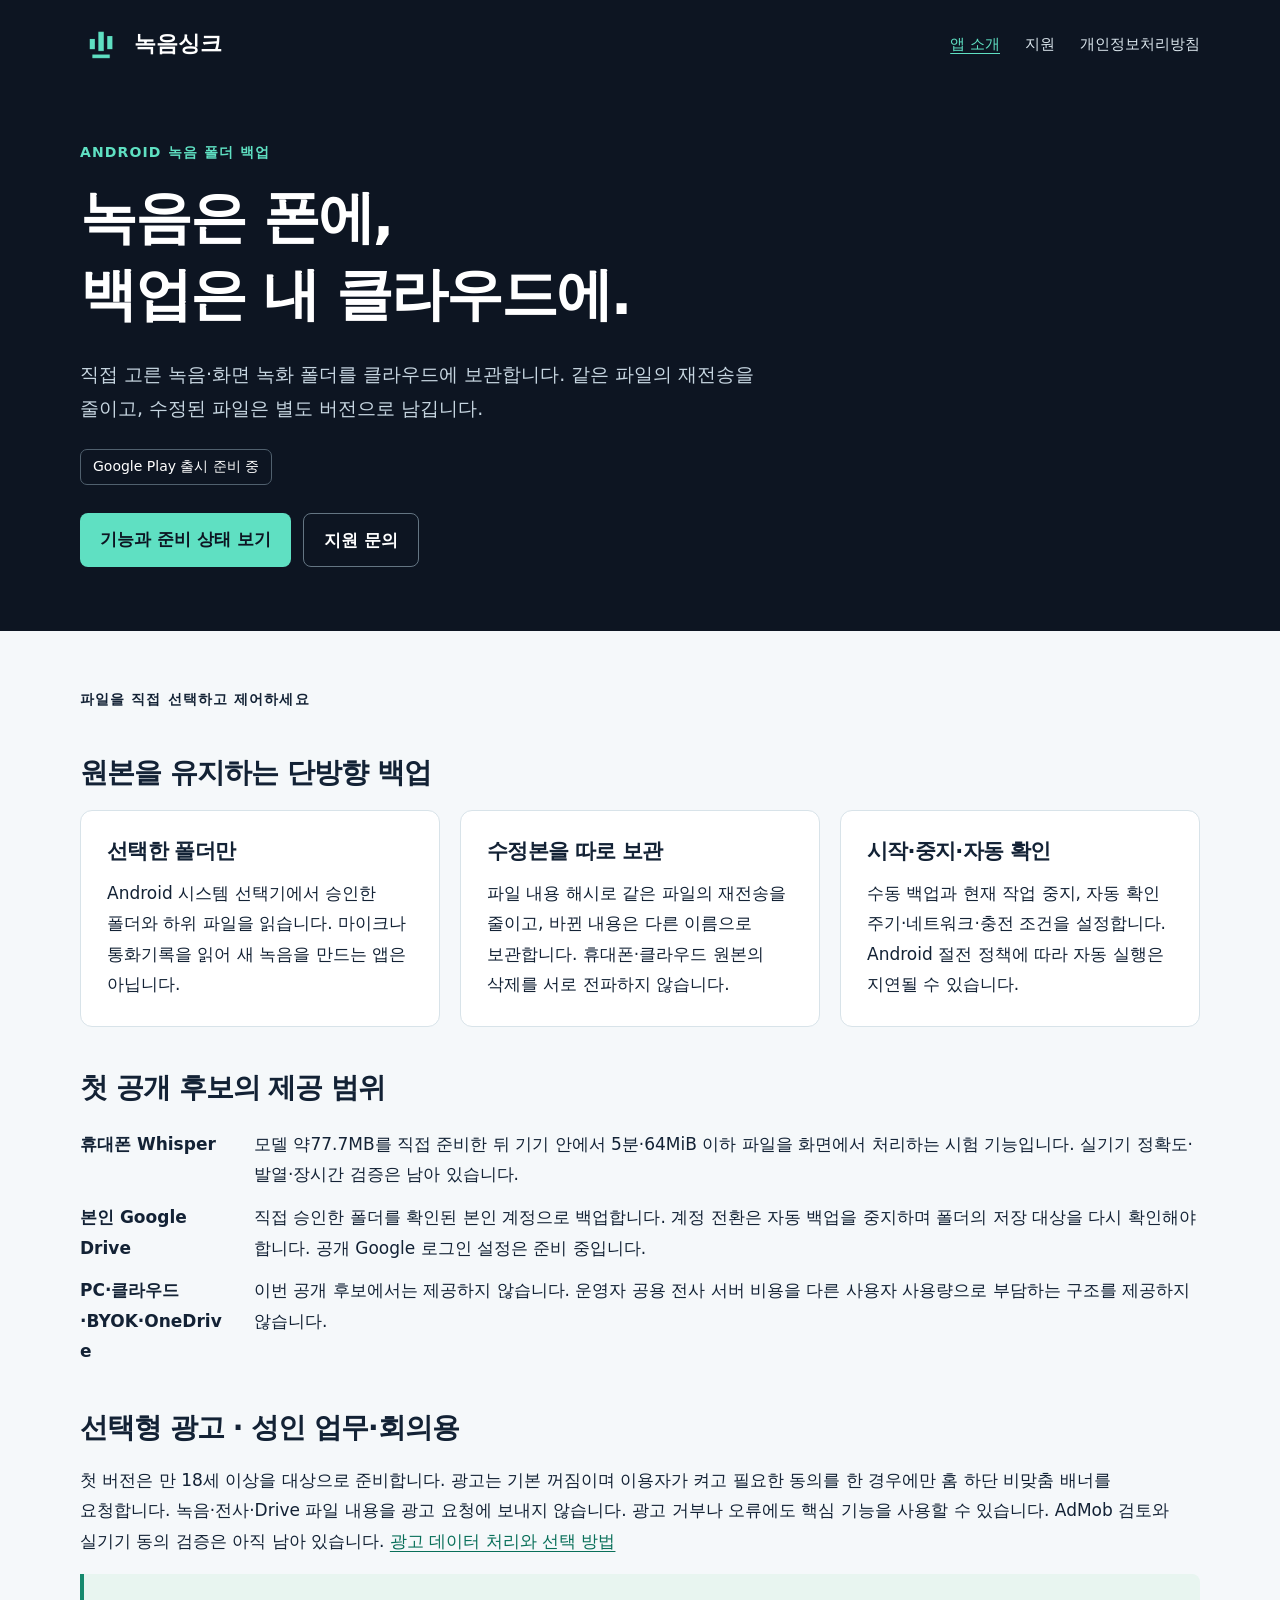
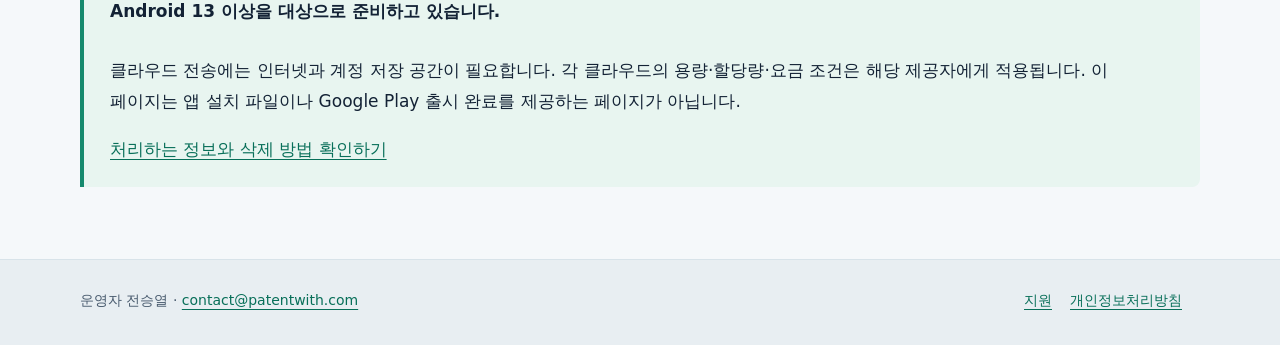
<file: index.html>
<!doctype html>
<!-- 녹음싱크의 실제 기능과 출시 준비 상태를 안내하는 공개 소개 페이지다. -->
<html lang="ko"><head><meta charset="utf-8"><meta name="viewport" content="width=device-width,initial-scale=1"><meta name="description" content="녹음싱크는 직접 선택한 Android 녹음 폴더를 내 클라우드에 단방향 백업하는 앱입니다. 현재 출시 준비 중입니다."><title>녹음싱크 — 녹음은 폰에, 백업은 내 클라우드에</title><link rel="canonical" href="https://delightflow.github.io/recording-sync/"><link rel="icon" href="assets/icon.png"><link rel="stylesheet" href="assets/styles.css"></head>
<body><a class="skip" href="#content">본문으로 건너뛰기</a><header><div class="wrap"><a class="brand" href="./"><img src="assets/icon.png" alt="" width="42" height="42">녹음싱크</a><nav aria-label="주 메뉴"><a href="./" aria-current="page">앱 소개</a><a href="support/">지원</a><a href="privacy/">개인정보처리방침</a></nav></div></header>
<section class="hero"><div class="wrap"><div class="eyebrow">ANDROID 녹음 폴더 백업</div><h1>녹음은 폰에,<br>백업은 내 클라우드에.</h1><p>직접 고른 녹음·화면 녹화 폴더를 클라우드에 보관합니다. 같은 파일의 재전송을 줄이고, 수정된 파일은 별도 버전으로 남깁니다.</p><span class="status">Google Play 출시 준비 중</span><div class="actions"><a class="button" href="#features">기능과 준비 상태 보기</a><a class="button secondary" href="support/">지원 문의</a></div></div></section>
<main id="content" class="wrap"><section id="features"><div class="eyebrow">파일을 직접 선택하고 제어하세요</div><h2>원본을 유지하는 단방향 백업</h2><div class="grid"><article class="card"><h3>선택한 폴더만</h3><p>Android 시스템 선택기에서 승인한 폴더와 하위 파일을 읽습니다. 마이크나 통화기록을 읽어 새 녹음을 만드는 앱은 아닙니다.</p></article><article class="card"><h3>수정본을 따로 보관</h3><p>파일 내용 해시로 같은 파일의 재전송을 줄이고, 바뀐 내용은 다른 이름으로 보관합니다. 휴대폰·클라우드 원본의 삭제를 서로 전파하지 않습니다.</p></article><article class="card"><h3>시작·중지·자동 확인</h3><p>수동 백업과 현재 작업 중지, 자동 확인 주기·네트워크·충전 조건을 설정합니다. Android 절전 정책에 따라 자동 실행은 지연될 수 있습니다.</p></article></div></section>
<section><h2>첫 공개 후보의 제공 범위</h2><dl><dt>휴대폰 Whisper</dt><dd>모델 약77.7MB를 직접 준비한 뒤 기기 안에서 5분·64MiB 이하 파일을 화면에서 처리하는 시험 기능입니다. 실기기 정확도·발열·장시간 검증은 남아 있습니다.</dd><dt>본인 Google Drive</dt><dd>직접 승인한 폴더를 확인된 본인 계정으로 백업합니다. 계정 전환은 자동 백업을 중지하며 폴더의 저장 대상을 다시 확인해야 합니다. 공개 Google 로그인 설정은 준비 중입니다.</dd><dt>PC·클라우드·BYOK·OneDrive</dt><dd>이번 공개 후보에서는 제공하지 않습니다. 운영자 공용 전사 서버 비용을 다른 사용자 사용량으로 부담하는 구조를 제공하지 않습니다.</dd></dl></section>
<section><h2>선택형 광고 · 성인 업무·회의용</h2><p>첫 버전은 만 18세 이상을 대상으로 준비합니다. 광고는 기본 꺼짐이며 이용자가 켜고 필요한 동의를 한 경우에만 홈 하단 비맞춤 배너를 요청합니다. 녹음·전사·Drive 파일 내용을 광고 요청에 보내지 않습니다. 광고 거부나 오류에도 핵심 기능을 사용할 수 있습니다. AdMob 검토와 실기기 동의 검증은 아직 남아 있습니다. <a href="privacy/#ads">광고 데이터 처리와 선택 방법</a></p></section><aside class="notice"><strong>Android 13 이상을 대상으로 준비하고 있습니다.</strong><p class="spaced">클라우드 전송에는 인터넷과 계정 저장 공간이 필요합니다. 각 클라우드의 용량·할당량·요금 조건은 해당 제공자에게 적용됩니다. 이 페이지는 앱 설치 파일이나 Google Play 출시 완료를 제공하는 페이지가 아닙니다.</p><a href="privacy/">처리하는 정보와 삭제 방법 확인하기</a></aside></main>
<footer><div class="wrap"><p>운영자 전승열 · <a href="mailto:contact@patentwith.com">contact@patentwith.com</a></p><div><a href="support/">지원</a><a href="privacy/">개인정보처리방침</a></div></div></footer></body></html>
</file>
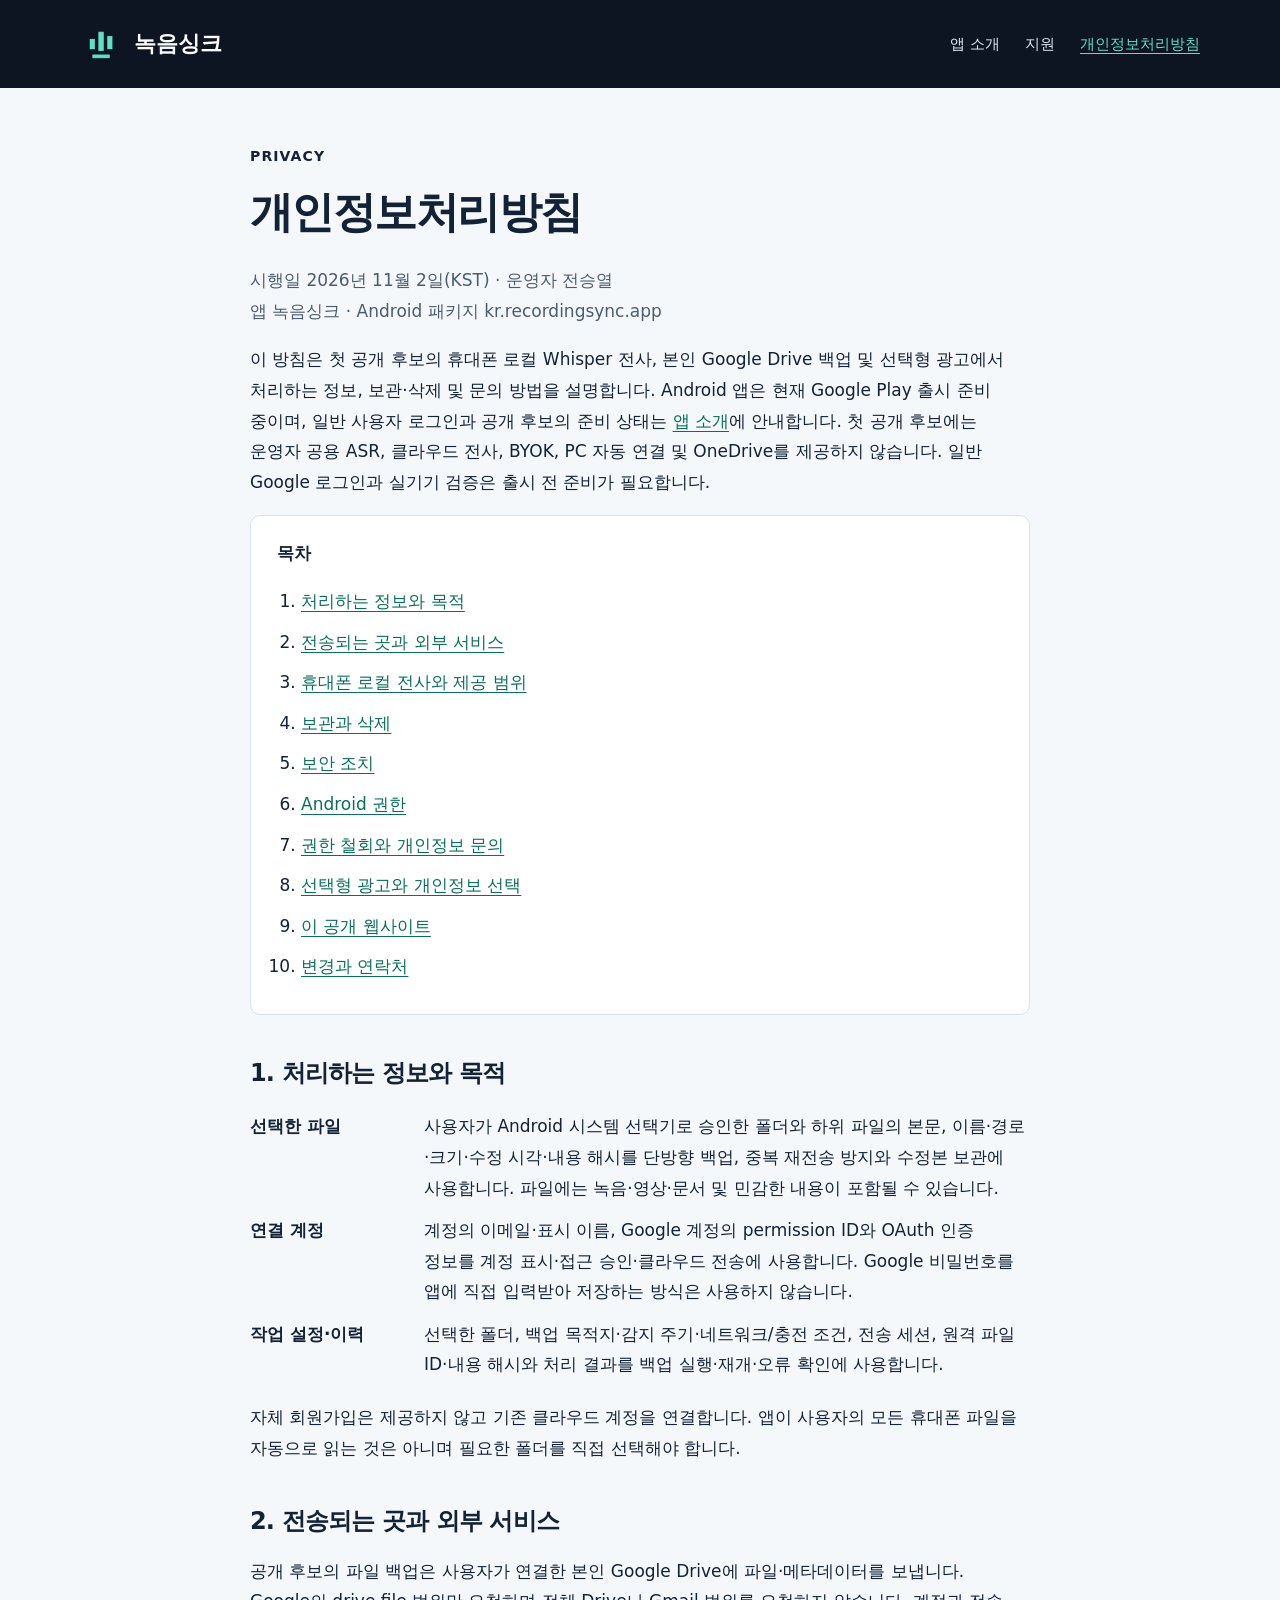
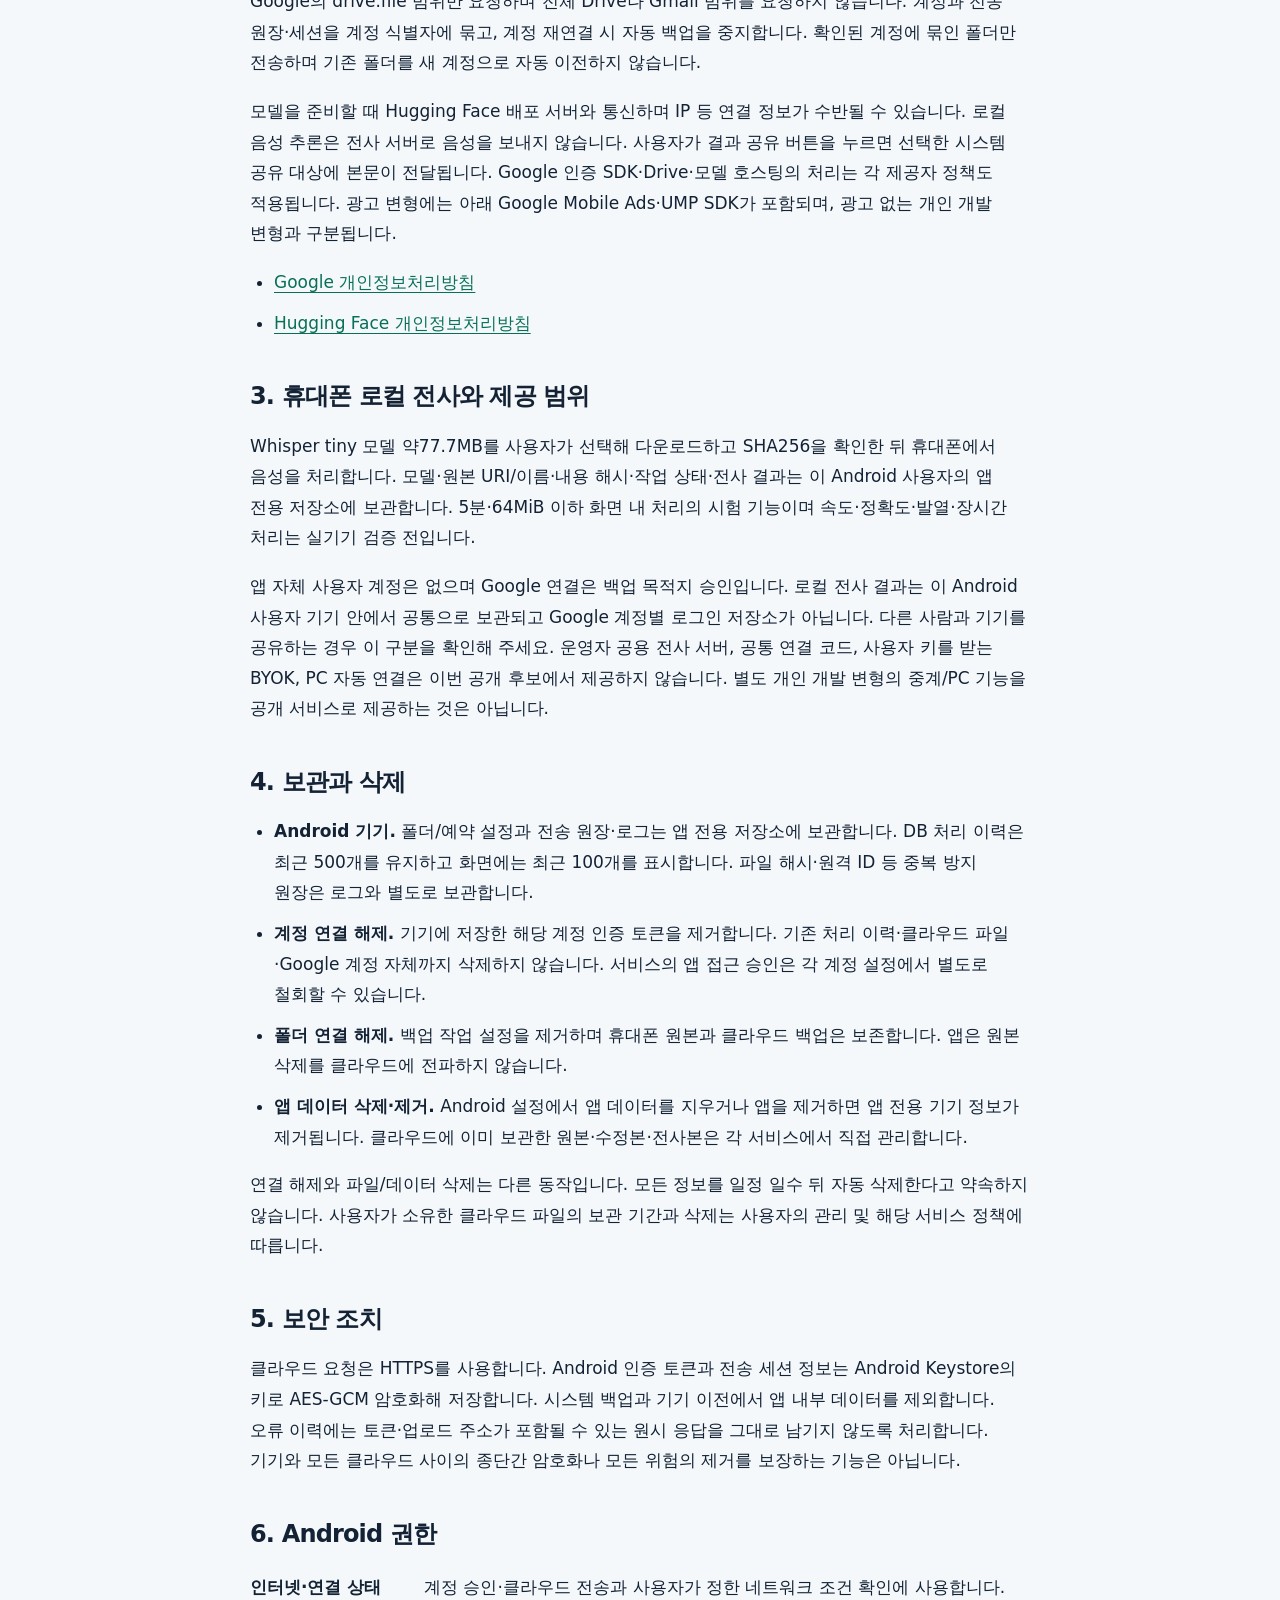
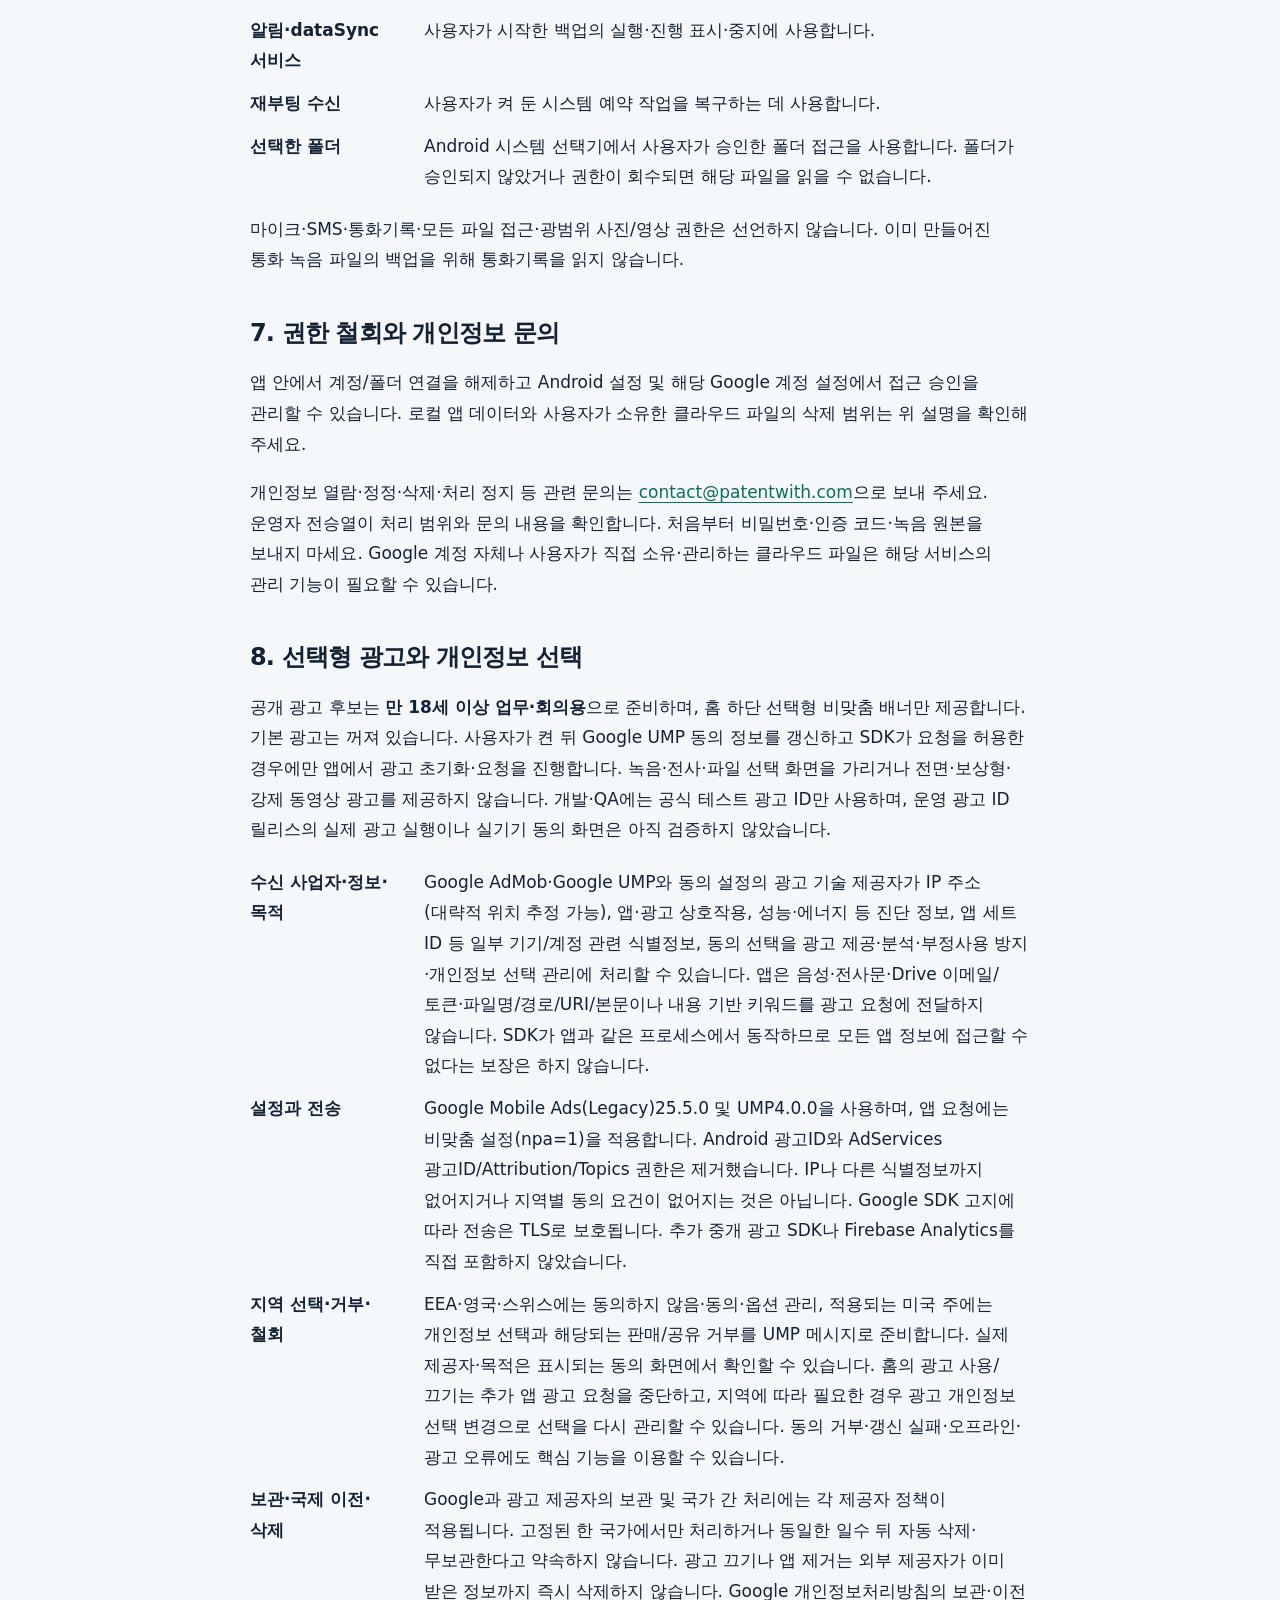
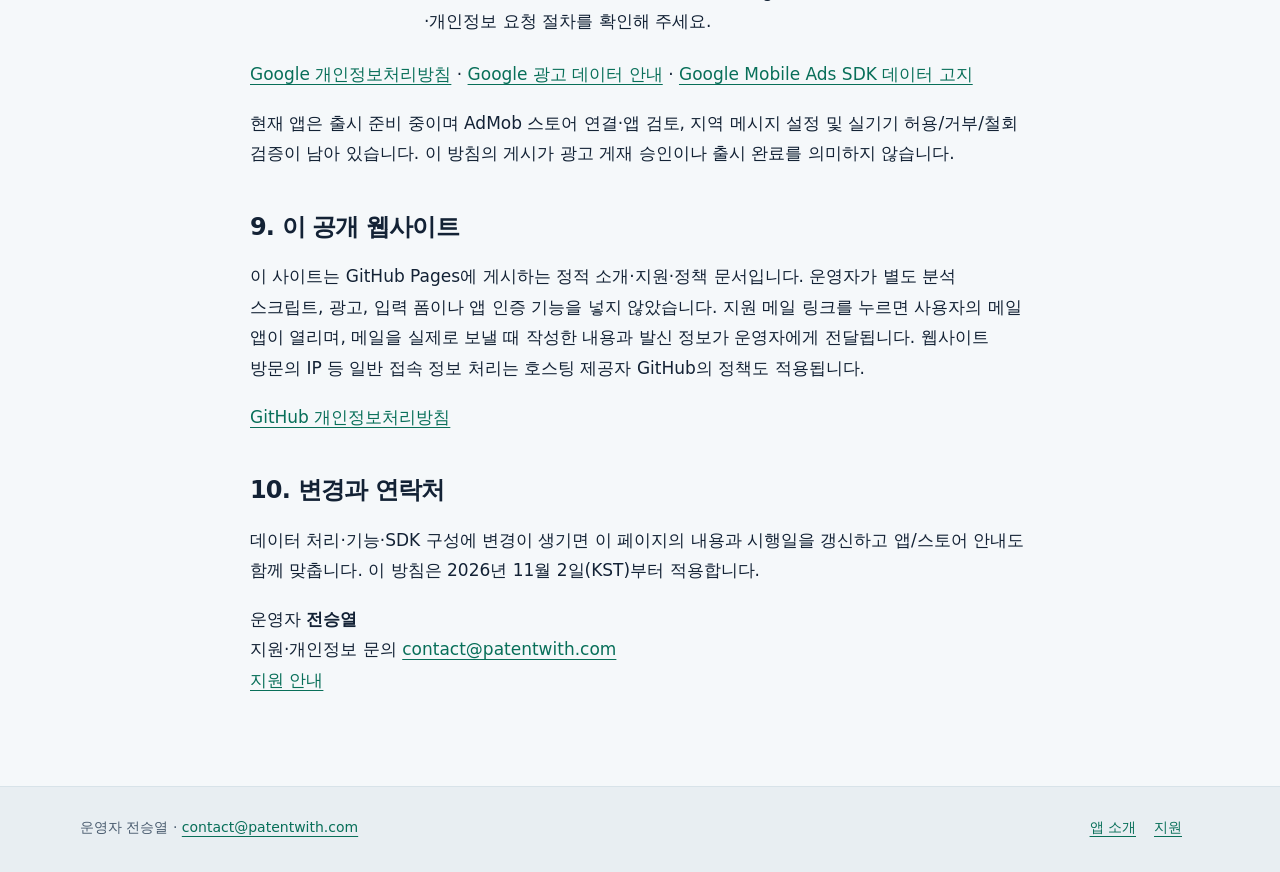
<file: privacy/index.html>
<!doctype html>
<!-- 승인된 운영자 정보와 실제 앱 동작을 바탕으로 개인정보처리방침을 공개한다. -->
<html lang="ko"><head><meta charset="utf-8"><meta name="viewport" content="width=device-width,initial-scale=1"><meta name="description" content="녹음싱크의 파일 백업, Google 계정 연결, 휴대폰 로컬 전사, 보관·삭제와 권한에 관한 개인정보처리방침."><title>개인정보처리방침 — 녹음싱크</title><link rel="canonical" href="https://delightflow.github.io/recording-sync/privacy/"><link rel="icon" href="../assets/icon.png"><link rel="stylesheet" href="../assets/styles.css"></head>
<body><a class="skip" href="#content">본문으로 건너뛰기</a><header><div class="wrap"><a class="brand" href="../"><img src="../assets/icon.png" alt="" width="42" height="42">녹음싱크</a><nav aria-label="주 메뉴"><a href="../">앱 소개</a><a href="../support/">지원</a><a href="./" aria-current="page">개인정보처리방침</a></nav></div></header>
<main id="content" class="wrap"><article class="reading"><div class="eyebrow">PRIVACY</div><h1>개인정보처리방침</h1><p class="meta">시행일 2026년 11월 2일(KST) · 운영자 전승열<br>앱 녹음싱크 · Android 패키지 kr.recordingsync.app</p><p>이 방침은 첫 공개 후보의 휴대폰 로컬 Whisper 전사, 본인 Google Drive 백업 및 선택형 광고에서 처리하는 정보, 보관·삭제 및 문의 방법을 설명합니다. Android 앱은 현재 Google Play 출시 준비 중이며, 일반 사용자 로그인과 공개 후보의 준비 상태는 <a href="../">앱 소개</a>에 안내합니다. 첫 공개 후보에는 운영자 공용 ASR, 클라우드 전사, BYOK, PC 자동 연결 및 OneDrive를 제공하지 않습니다. 일반 Google 로그인과 실기기 검증은 출시 전 준비가 필요합니다.</p>
<nav class="toc" aria-label="방침 목차"><strong>목차</strong><ol><li><a href="#data">처리하는 정보와 목적</a></li><li><a href="#transfers">전송되는 곳과 외부 서비스</a></li><li><a href="#pc">휴대폰 로컬 전사와 제공 범위</a></li><li><a href="#retention">보관과 삭제</a></li><li><a href="#security">보안 조치</a></li><li><a href="#permissions">Android 권한</a></li><li><a href="#requests">권한 철회와 개인정보 문의</a></li><li><a href="#ads">선택형 광고와 개인정보 선택</a></li><li><a href="#website">이 공개 웹사이트</a></li><li><a href="#changes">변경과 연락처</a></li></ol></nav>
<section id="data"><h2>1. 처리하는 정보와 목적</h2><dl><dt>선택한 파일</dt><dd>사용자가 Android 시스템 선택기로 승인한 폴더와 하위 파일의 본문, 이름·경로·크기·수정 시각·내용 해시를 단방향 백업, 중복 재전송 방지와 수정본 보관에 사용합니다. 파일에는 녹음·영상·문서 및 민감한 내용이 포함될 수 있습니다.</dd><dt>연결 계정</dt><dd>계정의 이메일·표시 이름, Google 계정의 permission ID와 OAuth 인증 정보를 계정 표시·접근 승인·클라우드 전송에 사용합니다. Google 비밀번호를 앱에 직접 입력받아 저장하는 방식은 사용하지 않습니다.</dd><dt>작업 설정·이력</dt><dd>선택한 폴더, 백업 목적지·감지 주기·네트워크/충전 조건, 전송 세션, 원격 파일 ID·내용 해시와 처리 결과를 백업 실행·재개·오류 확인에 사용합니다.</dd></dl><p>자체 회원가입은 제공하지 않고 기존 클라우드 계정을 연결합니다. 앱이 사용자의 모든 휴대폰 파일을 자동으로 읽는 것은 아니며 필요한 폴더를 직접 선택해야 합니다.</p></section>
<section id="transfers"><h2>2. 전송되는 곳과 외부 서비스</h2><p>공개 후보의 파일 백업은 사용자가 연결한 본인 Google Drive에 파일·메타데이터를 보냅니다. Google의 drive.file 범위만 요청하며 전체 Drive나 Gmail 범위를 요청하지 않습니다. 계정과 전송 원장·세션을 계정 식별자에 묶고, 계정 재연결 시 자동 백업을 중지합니다. 확인된 계정에 묶인 폴더만 전송하며 기존 폴더를 새 계정으로 자동 이전하지 않습니다.</p><p>모델을 준비할 때 Hugging Face 배포 서버와 통신하며 IP 등 연결 정보가 수반될 수 있습니다. 로컬 음성 추론은 전사 서버로 음성을 보내지 않습니다. 사용자가 결과 공유 버튼을 누르면 선택한 시스템 공유 대상에 본문이 전달됩니다. Google 인증 SDK·Drive·모델 호스팅의 처리는 각 제공자 정책도 적용됩니다. 광고 변형에는 아래 Google Mobile Ads·UMP SDK가 포함되며, 광고 없는 개인 개발 변형과 구분됩니다.</p><ul><li><a href="https://policies.google.com/privacy">Google 개인정보처리방침</a></li><li><a href="https://huggingface.co/privacy">Hugging Face 개인정보처리방침</a></li></ul></section>
<section id="pc"><h2>3. 휴대폰 로컬 전사와 제공 범위</h2><p>Whisper tiny 모델 약77.7MB를 사용자가 선택해 다운로드하고 SHA256을 확인한 뒤 휴대폰에서 음성을 처리합니다. 모델·원본 URI/이름·내용 해시·작업 상태·전사 결과는 이 Android 사용자의 앱 전용 저장소에 보관합니다. 5분·64MiB 이하 화면 내 처리의 시험 기능이며 속도·정확도·발열·장시간 처리는 실기기 검증 전입니다.</p><p>앱 자체 사용자 계정은 없으며 Google 연결은 백업 목적지 승인입니다. 로컬 전사 결과는 이 Android 사용자 기기 안에서 공통으로 보관되고 Google 계정별 로그인 저장소가 아닙니다. 다른 사람과 기기를 공유하는 경우 이 구분을 확인해 주세요. 운영자 공용 전사 서버, 공통 연결 코드, 사용자 키를 받는 BYOK, PC 자동 연결은 이번 공개 후보에서 제공하지 않습니다. 별도 개인 개발 변형의 중계/PC 기능을 공개 서비스로 제공하는 것은 아닙니다.</p></section>
<section id="retention"><h2>4. 보관과 삭제</h2><ul><li><strong>Android 기기.</strong> 폴더/예약 설정과 전송 원장·로그는 앱 전용 저장소에 보관합니다. DB 처리 이력은 최근 500개를 유지하고 화면에는 최근 100개를 표시합니다. 파일 해시·원격 ID 등 중복 방지 원장은 로그와 별도로 보관합니다.</li><li><strong>계정 연결 해제.</strong> 기기에 저장한 해당 계정 인증 토큰을 제거합니다. 기존 처리 이력·클라우드 파일·Google 계정 자체까지 삭제하지 않습니다. 서비스의 앱 접근 승인은 각 계정 설정에서 별도로 철회할 수 있습니다.</li><li><strong>폴더 연결 해제.</strong> 백업 작업 설정을 제거하며 휴대폰 원본과 클라우드 백업은 보존합니다. 앱은 원본 삭제를 클라우드에 전파하지 않습니다.</li><li><strong>앱 데이터 삭제·제거.</strong> Android 설정에서 앱 데이터를 지우거나 앱을 제거하면 앱 전용 기기 정보가 제거됩니다. 클라우드에 이미 보관한 원본·수정본·전사본은 각 서비스에서 직접 관리합니다.</li></ul><p>연결 해제와 파일/데이터 삭제는 다른 동작입니다. 모든 정보를 일정 일수 뒤 자동 삭제한다고 약속하지 않습니다. 사용자가 소유한 클라우드 파일의 보관 기간과 삭제는 사용자의 관리 및 해당 서비스 정책에 따릅니다.</p></section>
<section id="security"><h2>5. 보안 조치</h2><p>클라우드 요청은 HTTPS를 사용합니다. Android 인증 토큰과 전송 세션 정보는 Android Keystore의 키로 AES-GCM 암호화해 저장합니다. 시스템 백업과 기기 이전에서 앱 내부 데이터를 제외합니다. 오류 이력에는 토큰·업로드 주소가 포함될 수 있는 원시 응답을 그대로 남기지 않도록 처리합니다. 기기와 모든 클라우드 사이의 종단간 암호화나 모든 위험의 제거를 보장하는 기능은 아닙니다.</p></section>
<section id="permissions"><h2>6. Android 권한</h2><dl><dt>인터넷·연결 상태</dt><dd>계정 승인·클라우드 전송과 사용자가 정한 네트워크 조건 확인에 사용합니다.</dd><dt>알림·dataSync 서비스</dt><dd>사용자가 시작한 백업의 실행·진행 표시·중지에 사용합니다.</dd><dt>재부팅 수신</dt><dd>사용자가 켜 둔 시스템 예약 작업을 복구하는 데 사용합니다.</dd><dt>선택한 폴더</dt><dd>Android 시스템 선택기에서 사용자가 승인한 폴더 접근을 사용합니다. 폴더가 승인되지 않았거나 권한이 회수되면 해당 파일을 읽을 수 없습니다.</dd></dl><p>마이크·SMS·통화기록·모든 파일 접근·광범위 사진/영상 권한은 선언하지 않습니다. 이미 만들어진 통화 녹음 파일의 백업을 위해 통화기록을 읽지 않습니다.</p></section>
<section id="requests"><h2>7. 권한 철회와 개인정보 문의</h2><p>앱 안에서 계정/폴더 연결을 해제하고 Android 설정 및 해당 Google 계정 설정에서 접근 승인을 관리할 수 있습니다. 로컬 앱 데이터와 사용자가 소유한 클라우드 파일의 삭제 범위는 위 설명을 확인해 주세요.</p><p>개인정보 열람·정정·삭제·처리 정지 등 관련 문의는 <a href="mailto:contact@patentwith.com">contact@patentwith.com</a>으로 보내 주세요. 운영자 전승열이 처리 범위와 문의 내용을 확인합니다. 처음부터 비밀번호·인증 코드·녹음 원본을 보내지 마세요. Google 계정 자체나 사용자가 직접 소유·관리하는 클라우드 파일은 해당 서비스의 관리 기능이 필요할 수 있습니다.</p></section>
<section id="ads"><h2>8. 선택형 광고와 개인정보 선택</h2><p>공개 광고 후보는 <strong>만 18세 이상 업무·회의용</strong>으로 준비하며, 홈 하단 선택형 비맞춤 배너만 제공합니다. 기본 광고는 꺼져 있습니다. 사용자가 켠 뒤 Google UMP 동의 정보를 갱신하고 SDK가 요청을 허용한 경우에만 앱에서 광고 초기화·요청을 진행합니다. 녹음·전사·파일 선택 화면을 가리거나 전면·보상형·강제 동영상 광고를 제공하지 않습니다. 개발·QA에는 공식 테스트 광고 ID만 사용하며, 운영 광고 ID 릴리스의 실제 광고 실행이나 실기기 동의 화면은 아직 검증하지 않았습니다.</p><dl><dt>수신 사업자·정보·목적</dt><dd>Google AdMob·Google UMP와 동의 설정의 광고 기술 제공자가 IP 주소(대략적 위치 추정 가능), 앱·광고 상호작용, 성능·에너지 등 진단 정보, 앱 세트 ID 등 일부 기기/계정 관련 식별정보, 동의 선택을 광고 제공·분석·부정사용 방지·개인정보 선택 관리에 처리할 수 있습니다. 앱은 음성·전사문·Drive 이메일/토큰·파일명/경로/URI/본문이나 내용 기반 키워드를 광고 요청에 전달하지 않습니다. SDK가 앱과 같은 프로세스에서 동작하므로 모든 앱 정보에 접근할 수 없다는 보장은 하지 않습니다.</dd><dt>설정과 전송</dt><dd>Google Mobile Ads(Legacy)25.5.0 및 UMP4.0.0을 사용하며, 앱 요청에는 비맞춤 설정(npa=1)을 적용합니다. Android 광고ID와 AdServices 광고ID/Attribution/Topics 권한은 제거했습니다. IP나 다른 식별정보까지 없어지거나 지역별 동의 요건이 없어지는 것은 아닙니다. Google SDK 고지에 따라 전송은 TLS로 보호됩니다. 추가 중개 광고 SDK나 Firebase Analytics를 직접 포함하지 않았습니다.</dd><dt>지역 선택·거부·철회</dt><dd>EEA·영국·스위스에는 동의하지 않음·동의·옵션 관리, 적용되는 미국 주에는 개인정보 선택과 해당되는 판매/공유 거부를 UMP 메시지로 준비합니다. 실제 제공자·목적은 표시되는 동의 화면에서 확인할 수 있습니다. 홈의 광고 사용/끄기는 추가 앱 광고 요청을 중단하고, 지역에 따라 필요한 경우 광고 개인정보 선택 변경으로 선택을 다시 관리할 수 있습니다. 동의 거부·갱신 실패·오프라인·광고 오류에도 핵심 기능을 이용할 수 있습니다.</dd><dt>보관·국제 이전·삭제</dt><dd>Google과 광고 제공자의 보관 및 국가 간 처리에는 각 제공자 정책이 적용됩니다. 고정된 한 국가에서만 처리하거나 동일한 일수 뒤 자동 삭제·무보관한다고 약속하지 않습니다. 광고 끄기나 앱 제거는 외부 제공자가 이미 받은 정보까지 즉시 삭제하지 않습니다. Google 개인정보처리방침의 보관·이전·개인정보 요청 절차를 확인해 주세요.</dd></dl><p><a href="https://policies.google.com/privacy">Google 개인정보처리방침</a> · <a href="https://policies.google.com/technologies/ads">Google 광고 데이터 안내</a> · <a href="https://developers.google.com/admob/android/privacy/play-data-disclosure">Google Mobile Ads SDK 데이터 고지</a></p><p>현재 앱은 출시 준비 중이며 AdMob 스토어 연결·앱 검토, 지역 메시지 설정 및 실기기 허용/거부/철회 검증이 남아 있습니다. 이 방침의 게시가 광고 게재 승인이나 출시 완료를 의미하지 않습니다.</p></section>
<section id="website"><h2>9. 이 공개 웹사이트</h2><p>이 사이트는 GitHub Pages에 게시하는 정적 소개·지원·정책 문서입니다. 운영자가 별도 분석 스크립트, 광고, 입력 폼이나 앱 인증 기능을 넣지 않았습니다. 지원 메일 링크를 누르면 사용자의 메일 앱이 열리며, 메일을 실제로 보낼 때 작성한 내용과 발신 정보가 운영자에게 전달됩니다. 웹사이트 방문의 IP 등 일반 접속 정보 처리는 호스팅 제공자 GitHub의 정책도 적용됩니다.</p><p><a href="https://docs.github.com/en/site-policy/privacy-policies/github-general-privacy-statement">GitHub 개인정보처리방침</a></p></section>
<section id="changes"><h2>10. 변경과 연락처</h2><p>데이터 처리·기능·SDK 구성에 변경이 생기면 이 페이지의 내용과 시행일을 갱신하고 앱/스토어 안내도 함께 맞춥니다. 이 방침은 2026년 11월 2일(KST)부터 적용합니다.</p><p>운영자 <strong>전승열</strong><br>지원·개인정보 문의 <a href="mailto:contact@patentwith.com">contact@patentwith.com</a><br><a href="../support/">지원 안내</a></p></section></article></main>
<footer><div class="wrap"><p>운영자 전승열 · <a href="mailto:contact@patentwith.com">contact@patentwith.com</a></p><div><a href="../">앱 소개</a><a href="../support/">지원</a></div></div></footer></body></html>
</file>
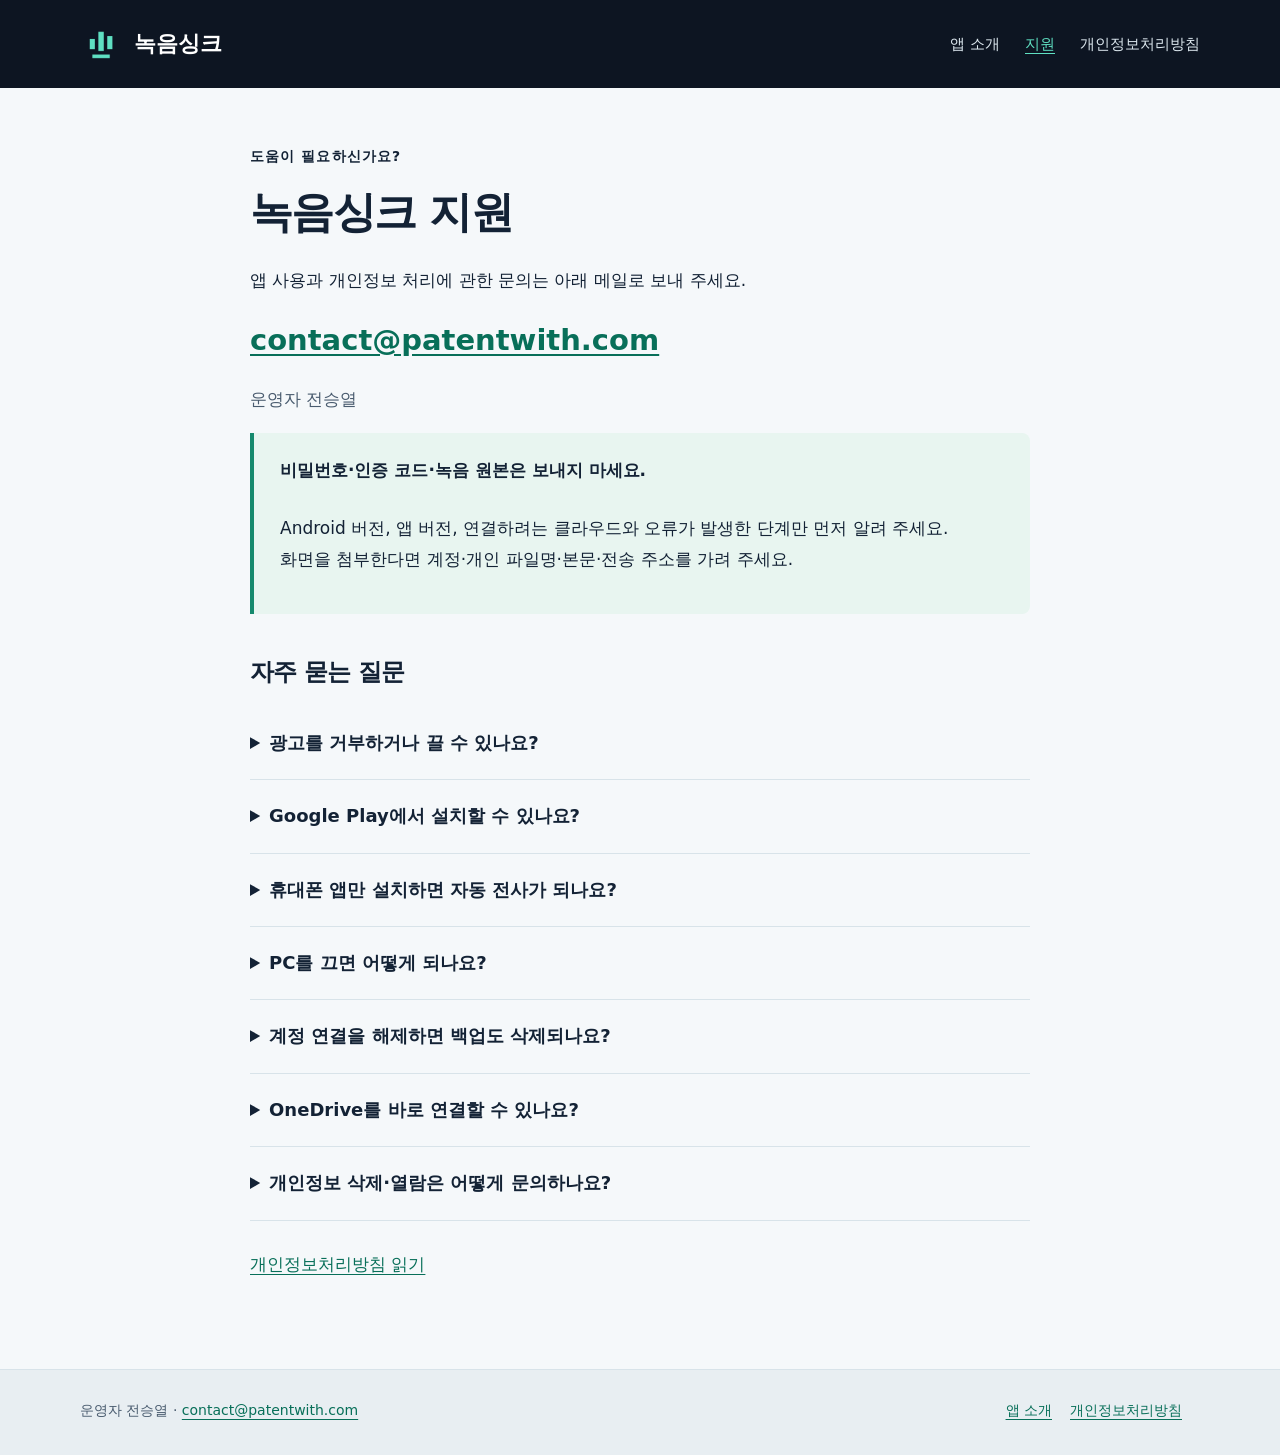
<file: support/index.html>
<!doctype html>
<!-- 공개 지원 주소와 데이터 보호에 필요한 문의 방법을 안내한다. -->
<html lang="ko"><head><meta charset="utf-8"><meta name="viewport" content="width=device-width,initial-scale=1"><meta name="description" content="녹음싱크 지원 및 개인정보 문의. 운영자 전승열, contact@patentwith.com."><title>지원 — 녹음싱크</title><link rel="canonical" href="https://delightflow.github.io/recording-sync/support/"><link rel="icon" href="../assets/icon.png"><link rel="stylesheet" href="../assets/styles.css"></head>
<body><a class="skip" href="#content">본문으로 건너뛰기</a><header><div class="wrap"><a class="brand" href="../"><img src="../assets/icon.png" alt="" width="42" height="42">녹음싱크</a><nav aria-label="주 메뉴"><a href="../">앱 소개</a><a href="./" aria-current="page">지원</a><a href="../privacy/">개인정보처리방침</a></nav></div></header>
<main id="content" class="wrap"><div class="reading"><div class="eyebrow">도움이 필요하신가요?</div><h1>녹음싱크 지원</h1><p>앱 사용과 개인정보 처리에 관한 문의는 아래 메일로 보내 주세요.</p><p class="contact"><a href="mailto:contact@patentwith.com?subject=%EB%85%B9%EC%9D%8C%EC%8B%B1%ED%81%AC%20%EC%A7%80%EC%9B%90%20%EB%AC%B8%EC%9D%98">contact@patentwith.com</a></p><p class="meta">운영자 전승열</p><aside class="notice"><strong>비밀번호·인증 코드·녹음 원본은 보내지 마세요.</strong><p class="spaced">Android 버전, 앱 버전, 연결하려는 클라우드와 오류가 발생한 단계만 먼저 알려 주세요. 화면을 첨부한다면 계정·개인 파일명·본문·전송 주소를 가려 주세요.</p></aside>
<section><h2>자주 묻는 질문</h2><details><summary>광고를 거부하거나 끌 수 있나요?</summary><p>예. 공개 광고 후보는 만 18세 이상 업무·회의용이며 기본 광고는 꺼져 있습니다. 홈의 광고 사용/끄기로 선택하고 필요한 지역 동의를 확인합니다. 광고 개인정보 선택 변경은 지역 규정에 따라 필요한 경우 표시합니다. 광고를 거부하거나 오류가 나도 백업·로컬 전사를 사용할 수 있습니다. 끄기는 추가 앱 광고 요청을 중단하며 Google이 이미 보관한 데이터를 지우는 동작은 아닙니다. <a href="../privacy/#ads">광고 데이터 고지와 외부 제공자 정책</a>를 확인하세요. 지역별 메시지 및 실기기 동작은 출시 전 검증 중입니다.</p></details><details><summary>Google Play에서 설치할 수 있나요?</summary><p>현재 출시 준비 중입니다. 앱 게시와 일반 사용자용 계정 연결 설정을 완료한 뒤 안내하겠습니다. 이 사이트에서 APK나 모델 파일을 배포하지 않습니다.</p></details><details><summary>휴대폰 앱만 설치하면 자동 전사가 되나요?</summary><p>자동으로 시작하지 않습니다. 첫 공개 후보는 모델 다운로드와 음성 파일을 직접 선택하는 휴대폰 로컬 Whisper를 제공합니다. Google 로그인은 선택적 Drive 백업에 사용하며 PC 자동 연결·클라우드 전사·BYOK·OneDrive는 이번 공개 후보에서 제공하지 않습니다.</p></details><details><summary>PC를 끄면 어떻게 되나요?</summary><p>공개 후보의 휴대폰 로컬 전사는 PC가 필요하지 않습니다. 휴대폰 화면을 벗어나거나 앱이 중단되면 처리가 멈출 수 있습니다. 별도 개인 개발 변형의 PC/클라우드 기능은 이번 공개 후보 서비스가 아닙니다.</p></details><details><summary>계정 연결을 해제하면 백업도 삭제되나요?</summary><p>계정 연결 해제는 기기의 해당 계정 인증 토큰을 제거합니다. 기존 클라우드 파일이나 Google 계정 자체를 삭제하지 않습니다. 클라우드 파일은 각 서비스에서 관리하고 앱 접근 승인도 서비스 계정 설정에서 별도로 철회할 수 있습니다.</p></details><details><summary>OneDrive를 바로 연결할 수 있나요?</summary><p>첫 공개 후보에서는 제공하지 않습니다. 본인 Google Drive 백업만 준비합니다.</p></details><details><summary>개인정보 삭제·열람은 어떻게 문의하나요?</summary><p>위 지원 메일로 문의 목적과 관련 기능을 알려 주세요. 처음부터 비밀번호나 녹음 원본을 보내지 마세요. 앱의 로컬 데이터와 사용자가 소유한 Drive 파일은 보관 위치와 삭제 방법이 다릅니다. 자세한 범위는 개인정보처리방침에서 설명합니다.</p></details></section><p class="spaced"><a href="../privacy/">개인정보처리방침 읽기</a></p></div></main>
<footer><div class="wrap"><p>운영자 전승열 · <a href="mailto:contact@patentwith.com">contact@patentwith.com</a></p><div><a href="../">앱 소개</a><a href="../privacy/">개인정보처리방침</a></div></div></footer></body></html>
</file>
<file: assets/styles.css>
/* 녹음싱크 공개 안내를 작은 화면에서도 읽기 쉽게 표시한다. */
:root{color-scheme:light;--ink:#132235;--muted:#4a5c6f;--line:#d8e3e9;--paper:#f5f8fa;--mint:#5fe0c2;--navy:#0d1522;--link:#086f59}
*{box-sizing:border-box}html{scroll-behavior:smooth;scroll-padding-top:24px}body{margin:0;background:var(--paper);color:var(--ink);font:17px/1.8 system-ui,-apple-system,"Segoe UI","Malgun Gothic",sans-serif;word-break:keep-all;overflow-wrap:anywhere}a{color:var(--link);text-underline-offset:4px}a:hover{text-decoration-thickness:2px}a:focus-visible,summary:focus-visible{outline:3px solid #157cdb;outline-offset:5px}.skip{position:absolute;left:16px;top:-80px;padding:10px;background:white;z-index:2}.skip:focus{top:12px}.wrap{width:min(1120px,calc(100% - 48px));margin:auto}header{background:var(--navy);color:white}header .wrap{display:flex;align-items:center;justify-content:space-between;gap:24px;min-height:88px}.brand{display:flex;gap:12px;align-items:center;color:white;text-decoration:none;font-weight:750;font-size:22px;white-space:nowrap}.brand img{width:42px;height:42px}header nav{display:flex;gap:25px;flex-wrap:wrap}header nav a{color:#dce7ee;font-size:15px;text-decoration:none}header nav a[aria-current=page]{color:var(--mint);text-decoration:underline}main{padding:56px 0 72px}.hero{background:var(--navy);color:white;padding:52px 0 64px}.hero .eyebrow{color:var(--mint)}h1,h2,h3{line-height:1.35;letter-spacing:-.035em}h1{font-size:clamp(32px,5vw,57px);margin:14px 0 24px;max-width:760px}h2{font-size:28px;margin:42px 0 18px}h3{font-size:21px;margin:0 0 12px}p{margin:0 0 18px}.hero p{max-width:680px;color:#c7d6e1;font-size:19px}.eyebrow{font-size:14px;font-weight:750;letter-spacing:.08em}.status{display:inline-block;border:1px solid #50606e;border-radius:7px;padding:4px 12px;font-size:14px;margin-top:6px}.actions{display:flex;gap:12px;flex-wrap:wrap;margin-top:28px}.button{display:inline-flex;padding:11px 20px;border-radius:8px;background:var(--mint);color:var(--navy);font-weight:750;text-decoration:none}.button.secondary{background:transparent;color:white;border:1px solid #647583}.grid{display:grid;grid-template-columns:repeat(3,minmax(0,1fr));gap:20px}.card{background:white;padding:26px;border:1px solid var(--line);border-radius:12px}.card p:last-child{margin-bottom:0}.muted,.meta{color:var(--muted)}.notice{padding:22px 26px;background:#e8f5f0;border-left:4px solid #15896d;border-radius:0 8px 8px 0}.reading{max-width:780px;margin:auto}.reading h1{font-size:clamp(30px,5vw,43px)}.reading section{margin-top:34px}.reading h2{font-size:24px}.reading ul,.reading ol{padding-left:24px}.reading li{margin:10px 0}.toc{padding:22px 26px;background:white;border:1px solid var(--line);border-radius:10px}.toc ol{margin-bottom:0}dl{display:grid;grid-template-columns:150px minmax(0,1fr);gap:12px 24px;margin:22px 0}dt{font-weight:750}dd{margin:0}details{border-bottom:1px solid var(--line);padding:20px 0}summary{cursor:pointer;font-weight:700;font-size:18px}details p{margin:16px 0 0}.contact{font-size:clamp(20px,4vw,29px);font-weight:700}footer{background:#e8eef2;border-top:1px solid var(--line);padding:28px 0 32px;font-size:14px;color:var(--muted)}footer .wrap{display:flex;justify-content:space-between;gap:18px;flex-wrap:wrap}footer p{margin:0}footer a{margin-right:18px}.spaced{margin-top:28px}.small{font-size:14px}
@media(max-width:720px){.wrap{width:calc(100% - 36px)}header .wrap{align-items:flex-start;flex-direction:column;gap:12px;padding:20px 0}header nav{gap:22px}.hero{padding:34px 0 46px}.hero p{font-size:17px}.grid{grid-template-columns:1fr}main{padding:32px 0 48px}.card{padding:22px}h2{font-size:25px}dl{grid-template-columns:1fr;gap:4px}dd{margin-bottom:14px}.notice,.toc{padding:18px 20px}.reading ul,.reading ol{padding-left:21px}}
@media(prefers-reduced-motion:reduce){html{scroll-behavior:auto}}
</file>
